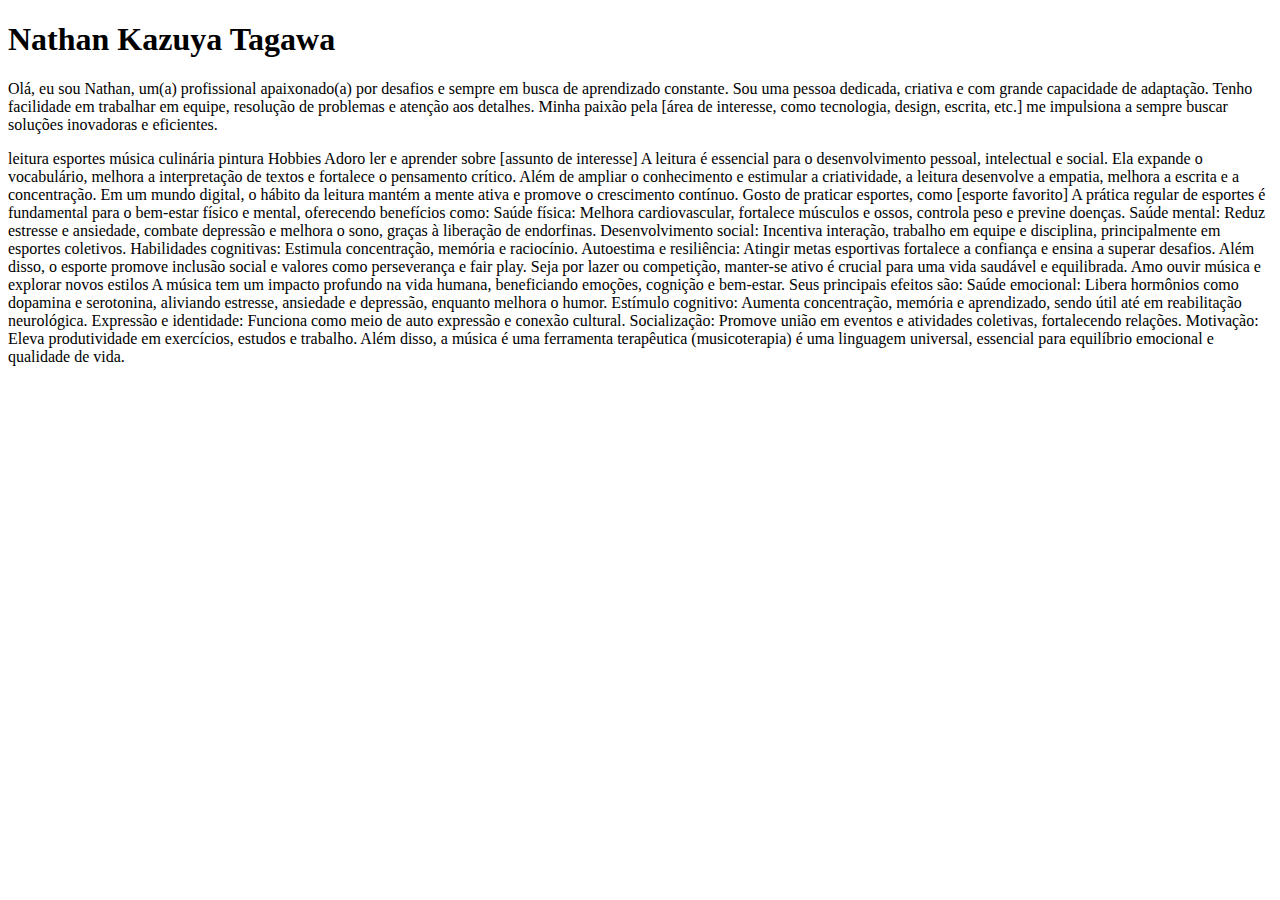
<file: index.HTML>
<!DOCTYPE html>
<html lang="pt-br">
<head>
    <meta charset="UTF-8">
    <meta http-equiv="X-UA-Compatible" content="IE=edge">
    <meta name="viewport" content="width=device-width, initial-scale=1.0">
    <title>portifolio de Nathanzin</title>
</head>
<body>
    <h1>Nathan Kazuya Tagawa</h1>
<p>Olá, eu sou Nathan, um(a) profissional apaixonado(a) por desafios e sempre em busca de aprendizado constante.
Sou uma pessoa dedicada, criativa e com grande capacidade de adaptação. Tenho facilidade em trabalhar em equipe, resolução de problemas e atenção aos detalhes. Minha paixão pela [área de interesse, como tecnologia, design, escrita, etc.] me impulsiona a sempre buscar soluções inovadoras e eficientes.</p>
leitura
esportes
música
culinária
pintura
Hobbies
Adoro ler e aprender sobre [assunto de interesse]
A leitura é essencial para o desenvolvimento pessoal, intelectual e social. Ela expande o vocabulário, melhora a interpretação de textos e fortalece o pensamento crítico. Além de ampliar o conhecimento e estimular a criatividade, a leitura desenvolve a empatia, melhora a escrita e a concentração. Em um mundo digital, o hábito da leitura mantém a mente ativa e promove o crescimento contínuo. 


Gosto de praticar esportes, como [esporte favorito]
A prática regular de esportes é fundamental para o bem-estar físico e mental, oferecendo benefícios como:
Saúde física: Melhora cardiovascular, fortalece músculos e ossos, controla peso e previne doenças.
Saúde mental: Reduz estresse e ansiedade, combate depressão e melhora o sono, graças à liberação de endorfinas.
Desenvolvimento social: Incentiva interação, trabalho em equipe e disciplina, principalmente em esportes coletivos.
Habilidades cognitivas: Estimula concentração, memória e raciocínio.
Autoestima e resiliência: Atingir metas esportivas fortalece a confiança e ensina a superar desafios.
Além disso, o esporte promove inclusão social e valores como perseverança e fair play. Seja por lazer ou competição, manter-se ativo é crucial para uma vida saudável e equilibrada.

Amo ouvir música e explorar novos estilos
A música tem um impacto profundo na vida humana, beneficiando emoções, cognição e bem-estar. Seus principais efeitos são:
Saúde emocional: Libera hormônios como dopamina e serotonina, aliviando estresse, ansiedade e depressão, enquanto melhora o humor.
Estímulo cognitivo: Aumenta concentração, memória e aprendizado, sendo útil até em reabilitação neurológica.
Expressão e identidade: Funciona como meio de auto expressão e conexão cultural.
Socialização: Promove união em eventos e atividades coletivas, fortalecendo relações.
Motivação: Eleva produtividade em exercícios, estudos e trabalho.
Além disso, a música é uma ferramenta terapêutica (musicoterapia) é uma linguagem universal, essencial para equilíbrio emocional e qualidade de vida.


</body>
</html>
</file>
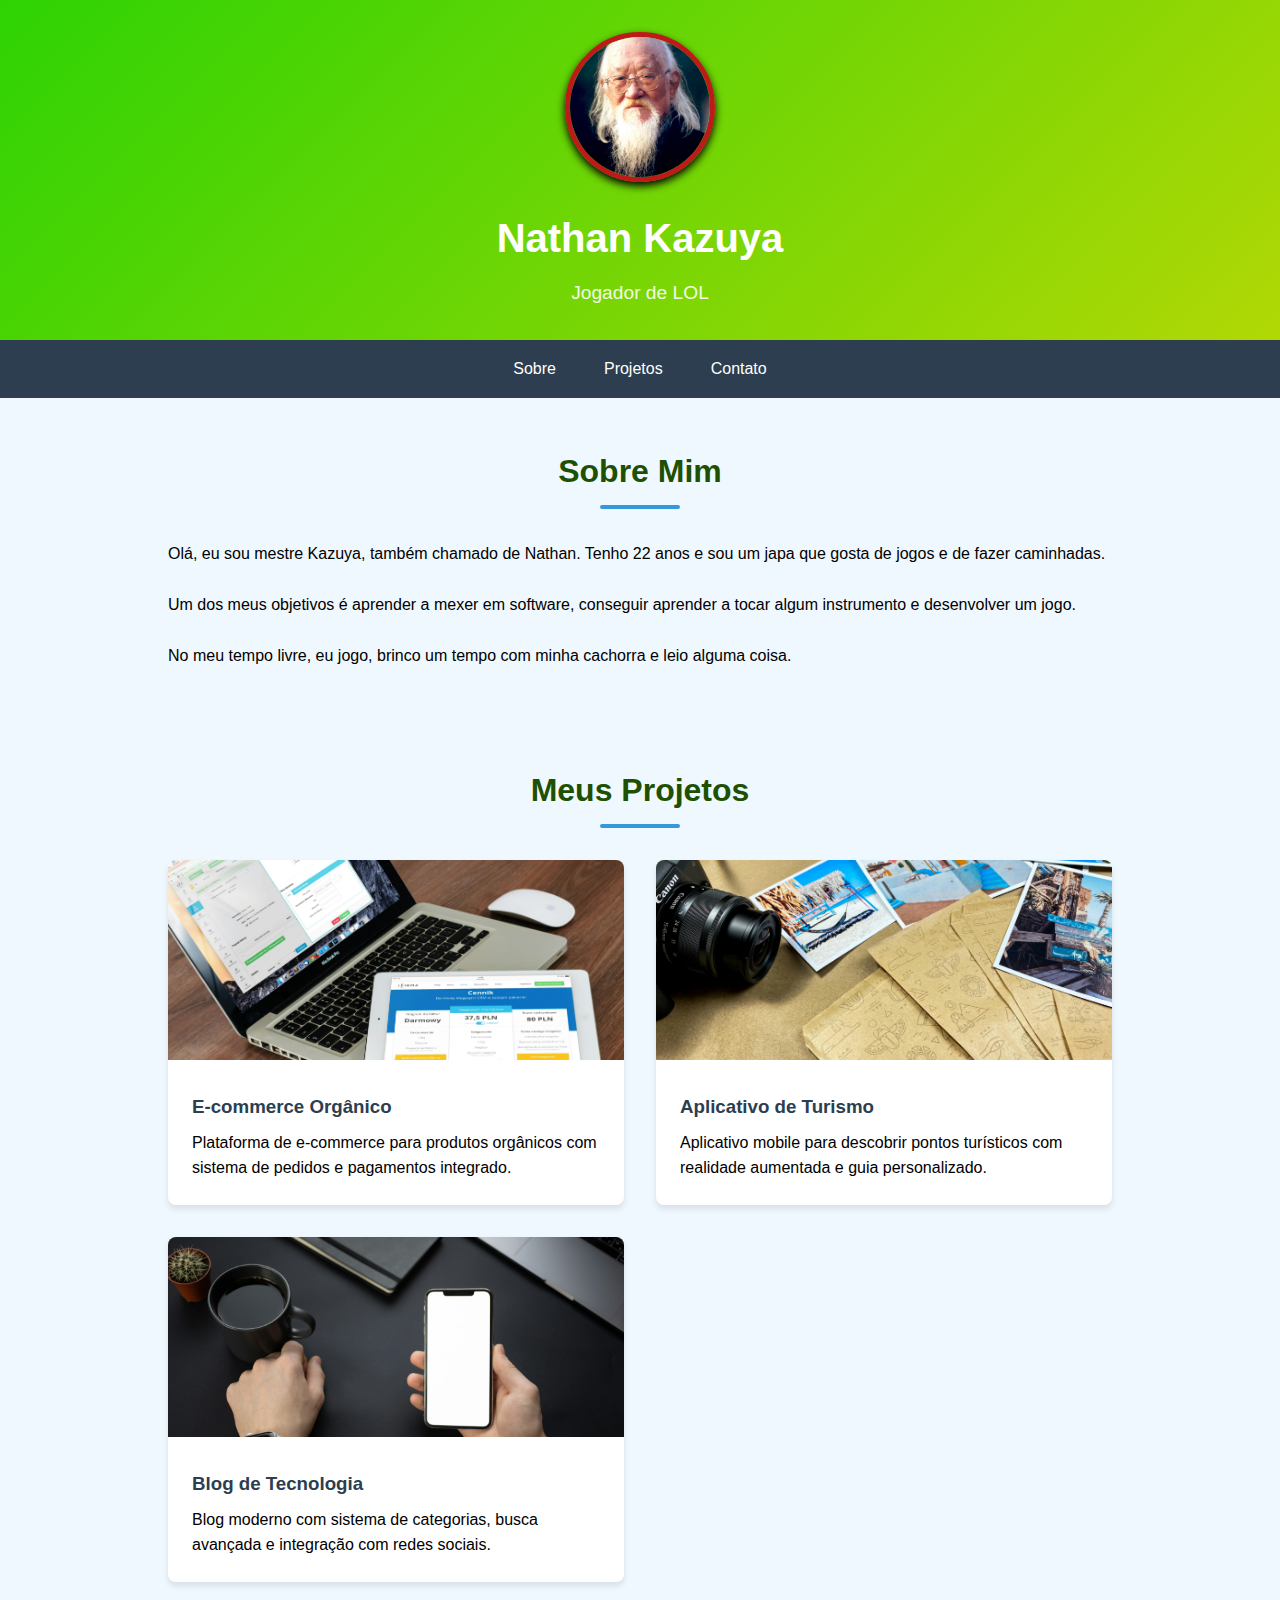
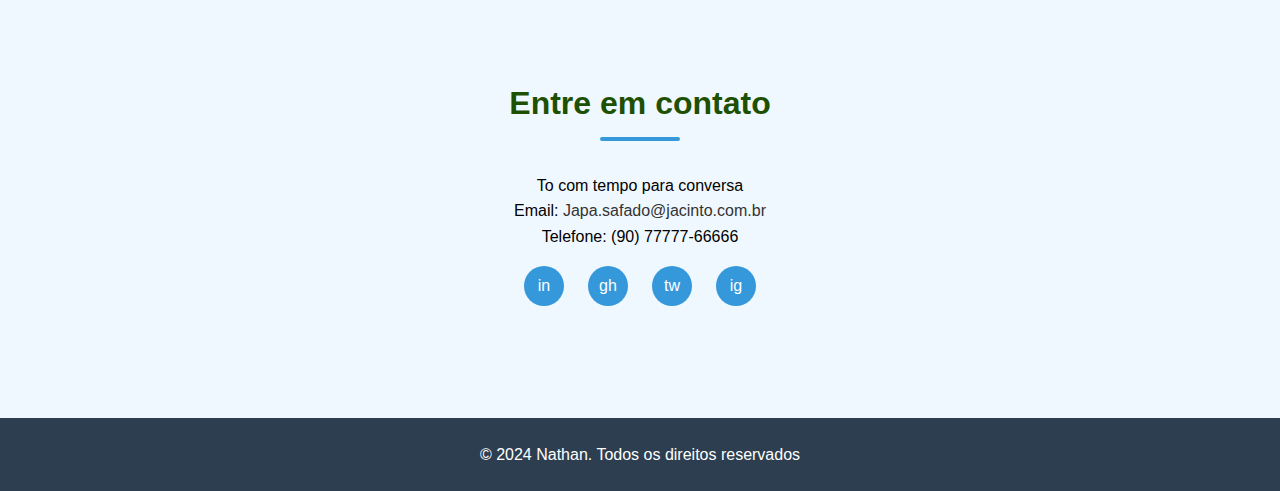
<file: index.html>
<!DOCTYPE html>
<html lang="pt-br">

<head>
    <meta charset="UTF-8"> 
    <meta name="viewport" content="width=device-width, initial-scale=1.0">
    <link rel="stylesheet" href="style.css">
    <title>Meu portifólio</title>
</head>

<body>
    <header>
        <div class="header-content">
           <img src="Chingue.jpg" alt="Foto de perfil" class="profile-img">
           <h1>Nathan Kazuya</h1>
           <p>Jogador de LOL</p> 
        </div>
    </header>

    <nav>
        <ul>
            <li><a href="#sobre">Sobre</a></li>
            <li><a href="#projetos">Projetos</a></li>
            <li><a href="#contato">Contato</a></li>
        </ul>
    </nav>
 
    <!-- segunda parte do site -->

    <section id="sobre">
        <h2>Sobre Mim</h2>
        <div class="about-content">
            <div class="about-text">
                <p>Olá, eu sou mestre Kazuya, também chamado de Nathan. Tenho 22 anos e sou um japa que gosta de jogos e de fazer caminhadas.</p>
                <br>
                <p>Um dos meus objetivos é aprender a mexer em software, conseguir aprender a tocar algum instrumento e desenvolver um jogo.</p>
                <br>
                <p>No meu tempo livre, eu jogo, brinco um tempo com minha cachorra e leio alguma coisa.</p>
            </div>
        </div>
    </section>

    <section id="projetos">
        <h2>Meus Projetos</h2>
        <div class="projects-grid">
            <div class="project-card">
        <img src="e-commerce.jpg" alt="Projeto 1" class="project-img">
                <div class="project-info">
                    <h3>E-commerce Orgânico</h3>
                    <p>Plataforma de e-commerce para produtos orgânicos com sistema de pedidos e pagamentos integrado.</p>
                </div>
            </div>

            <div class="project-card">
                <img src="turismo.jpg" alt="Projeto 2" class="project-img">
                <div class="project-info">
                    <h3>Aplicativo de Turismo</h3>
                    <p>Aplicativo mobile para descobrir pontos turísticos com realidade aumentada e guia personalizado.</p>
                </div>
            </div>

            <div class="project-card">
                <img src="blog.jpg" alt="Projeto 3" class="project-img">
                <div class="project-info">
                    <h3>Blog de Tecnologia</h3>
                    <p>Blog moderno com sistema de categorias, busca avançada e integração com redes sociais.</p>
                </div>
            </div>
        </div>
    </section>
  <section id="contato">
    <h2>Entre em contato</h2>
    <div class="contact-info">
    <p>To com tempo para conversa</p>
     <p>Email: <a href="Japa.safado@jacinto.com.br">Japa.safado@jacinto.com.br</a></p>
    <p>Telefone: (90) 77777-66666</p>
    <div class="social-links">
       <a href="#" Ziq-92="LinkedIn">in</a> 
        <a href="#" Ziq-92="GitHub">gh</a>
        <a href="#" Ziq-92="Twitter">tw</a>
        <a href="#" Ziq-92="Instagram">ig</a>
    </div>
    </div>
  </section>

  <footer>
    <p>&copy; 2024 Nathan. Todos os direitos reservados</p>
  </footer>

</body>
</html>
</file>
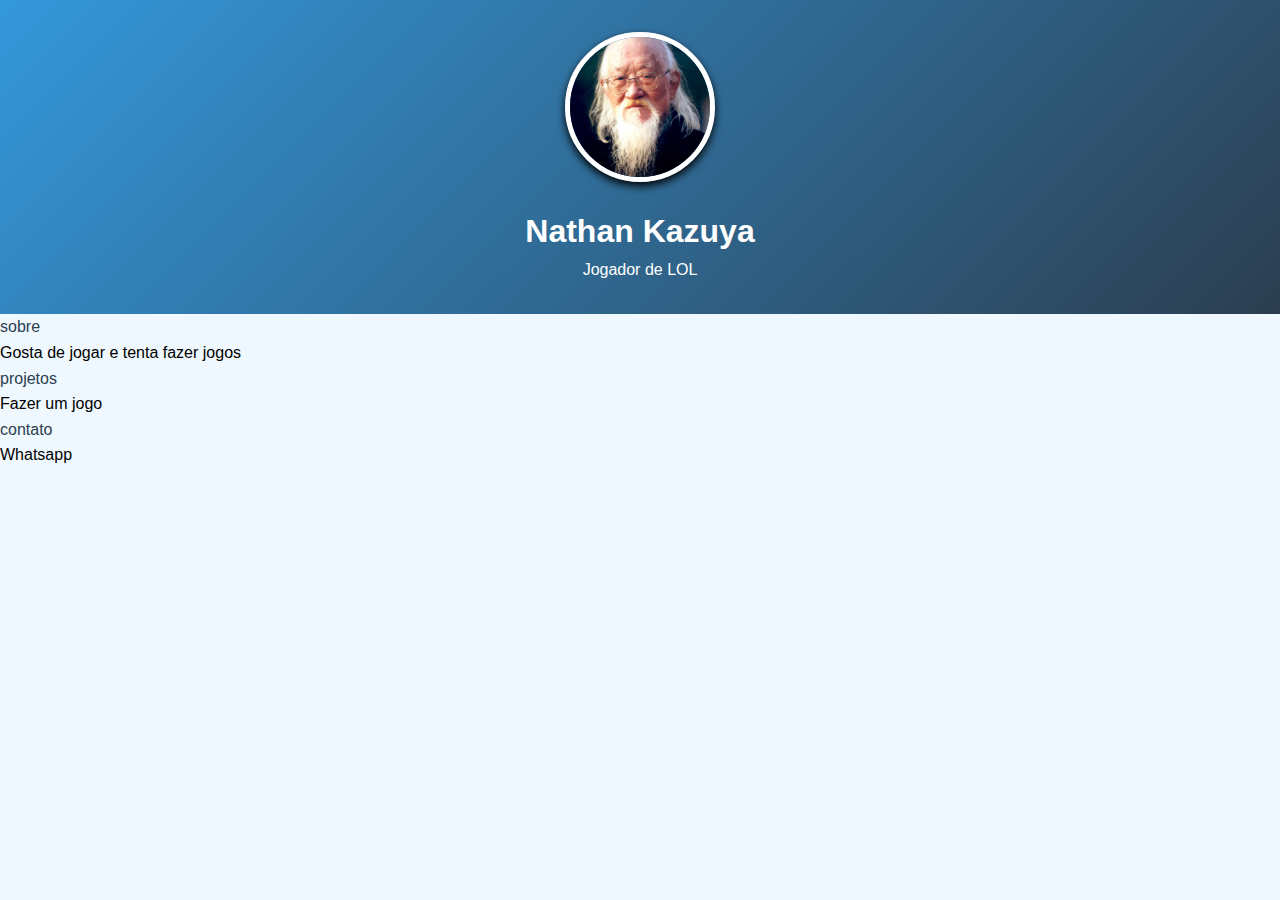
<file: 09/index.html>
<!DOCTYPE html>
<html lang="pt-br">

<head>
    <meta charset="UTF-8"> 
    <meta name="viewport"content="width=device-width, inicial-scale=1.0">
    <link rel="stylesheet" href="style.css">
    <title>Meu portifólio</title>
</head>

<body>
    <header>
        <div class="header-content">
           <img src="Chingue.jpg" alt="Foto de perfil" class="profile-img">
           <h1>Nathan Kazuya</h1>
           <p>Jogador de LOL</p> 
        </div>
    </header>

    <nav>
     <u1>
        <li><a href="#sobre">sobre</a></li>
        <li>Gosta de jogar e tenta fazer jogos</li>
        <li><a href="#projetos">projetos</a></li>
        <li>Fazer um jogo</li>
        <li><a href="#contato">contato</a></li>
        <li>Whatsapp</li>
     </u1>
    </nav>

</body>
</html>
</file>
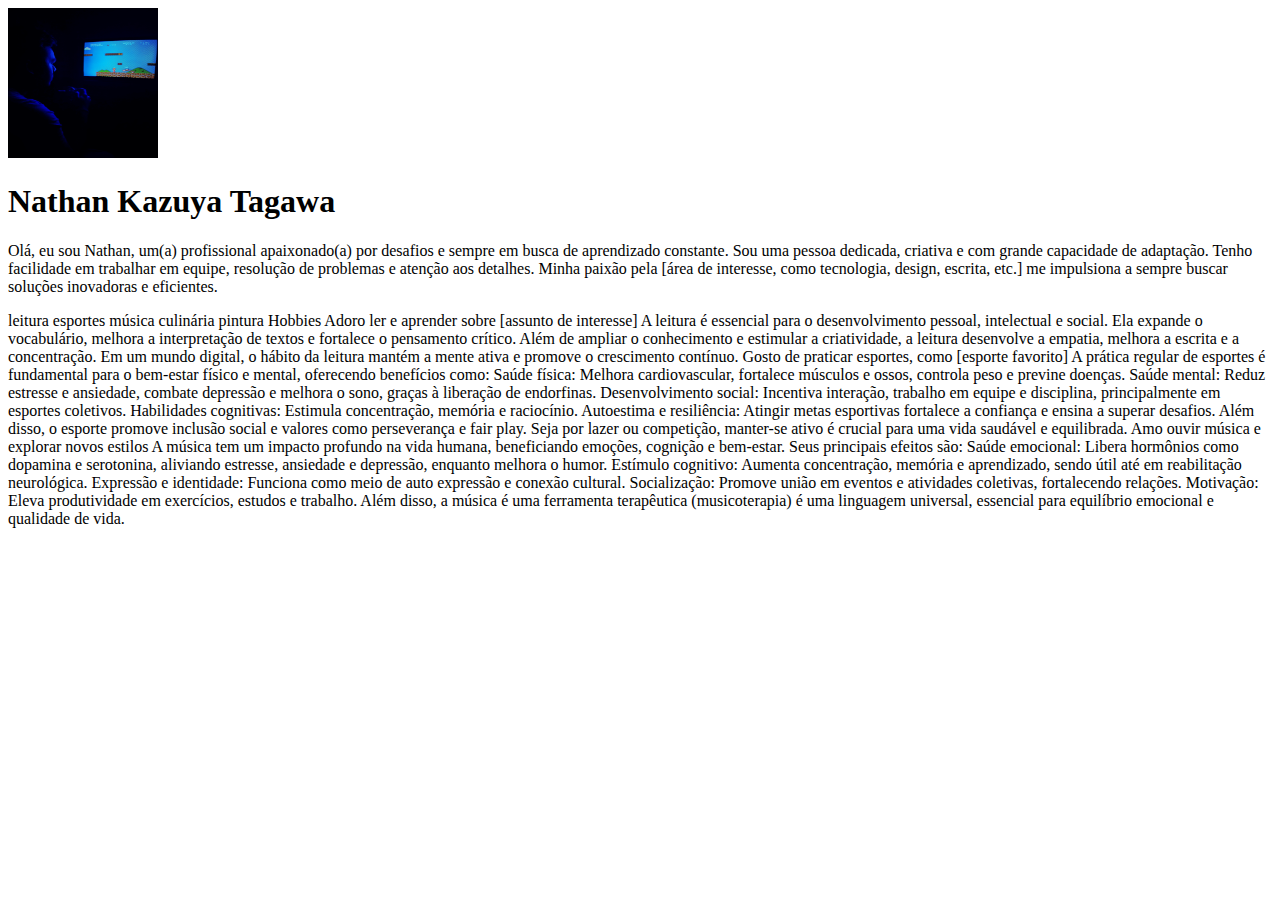
<file: Portifolio-main/index.HTML>
<!DOCTYPE html>
<html lang="pt-br">
<head>
    <meta charset="UTF-8">
    <meta http-equiv="X-UA-Compatible" content="IE=edge">
    <meta name="viewport" content="width=device-width, initial-scale=1.0">
    <title>portifolio de Nathanzin</title>
</head>
<body>

    <img src="img/Nathan gamer.jpg" alt=""width="150" height="150">
    <h1>Nathan Kazuya Tagawa</h1>
<p>Olá, eu sou Nathan, um(a) profissional apaixonado(a) por desafios e sempre em busca de aprendizado constante.
Sou uma pessoa dedicada, criativa e com grande capacidade de adaptação. Tenho facilidade em trabalhar em equipe, resolução de problemas e atenção aos detalhes. Minha paixão pela [área de interesse, como tecnologia, design, escrita, etc.] me impulsiona a sempre buscar soluções inovadoras e eficientes.</p>
leitura
esportes
música
culinária
pintura
Hobbies
Adoro ler e aprender sobre [assunto de interesse]
A leitura é essencial para o desenvolvimento pessoal, intelectual e social. Ela expande o vocabulário, melhora a interpretação de textos e fortalece o pensamento crítico. Além de ampliar o conhecimento e estimular a criatividade, a leitura desenvolve a empatia, melhora a escrita e a concentração. Em um mundo digital, o hábito da leitura mantém a mente ativa e promove o crescimento contínuo. 


Gosto de praticar esportes, como [esporte favorito]
A prática regular de esportes é fundamental para o bem-estar físico e mental, oferecendo benefícios como:
Saúde física: Melhora cardiovascular, fortalece músculos e ossos, controla peso e previne doenças.
Saúde mental: Reduz estresse e ansiedade, combate depressão e melhora o sono, graças à liberação de endorfinas.
Desenvolvimento social: Incentiva interação, trabalho em equipe e disciplina, principalmente em esportes coletivos.
Habilidades cognitivas: Estimula concentração, memória e raciocínio.
Autoestima e resiliência: Atingir metas esportivas fortalece a confiança e ensina a superar desafios.
Além disso, o esporte promove inclusão social e valores como perseverança e fair play. Seja por lazer ou competição, manter-se ativo é crucial para uma vida saudável e equilibrada.

Amo ouvir música e explorar novos estilos
A música tem um impacto profundo na vida humana, beneficiando emoções, cognição e bem-estar. Seus principais efeitos são:
Saúde emocional: Libera hormônios como dopamina e serotonina, aliviando estresse, ansiedade e depressão, enquanto melhora o humor.
Estímulo cognitivo: Aumenta concentração, memória e aprendizado, sendo útil até em reabilitação neurológica.
Expressão e identidade: Funciona como meio de auto expressão e conexão cultural.
Socialização: Promove união em eventos e atividades coletivas, fortalecendo relações.
Motivação: Eleva produtividade em exercícios, estudos e trabalho.
Além disso, a música é uma ferramenta terapêutica (musicoterapia) é uma linguagem universal, essencial para equilíbrio emocional e qualidade de vida.


</body>
</html>
</file>
<file: 09/style.css>
* {
    margin: 0;
    padding: 0;
    box-sizing: border-box;
    font-family: 'Segoe UI', Tahoma, Geneva, Verdana, sans-serif;
}

body {
    background-color: aliceblue;
    color: black;
    line-height: 1.6;
}

a {text-decoration: none;
    color: #2c3e50;
}

header {
    background: linear-gradient(135deg, #3498db, #2c3e50);
    color: white;
    text-align: center;
    padding: 2rem 0;
    position: relative;
}

.profile-img {
    width: 150px;
    height: 150px;
    border-radius: 50%;
    object-fit: cover;
    border: 5px solid white;
    margin-bottom: 1rem;
    box-shadow: 0 4px 8px rgba(0, 0, 0, 2);
}
</file>
<file: style.css>
/* Reset e estilos gerais */
*  {
    margin: 0;
    padding: 0;
    box-sizing: border-box;
    font-family: 'Segoe UI', Tahoma, Geneva, Verdana, sans-serif;
}


body {
    background-color: aliceblue;
    color: #000000;
    line-height: 1.6;
}

a {
    text-decoration: none;
    color: #333;
}

/* Cabeçalho */
header {
    background: linear-gradient(135deg, #2ed304, #b1d805);
    color: white;
    text-align: center;
    padding: 2rem 0;
    position: relative;
}

.profile-img {
    width: 150px;
    height: 150px;
    border-radius: 50%;
    object-fit: cover;
    border: 5px solid rgb(189, 26, 26);
    margin-bottom: 1rem;
    box-shadow: 0 4px 8px rgba(0, 0, 0, 2);
}


 /* segunda parte do site */


 .header-content h1 {
    font-size: 2.5rem;
    margin-bottom: 0.5rem;
 }

 .header-content p {
    font-size: 1.2rem;
    opacity: 0.9;
 }

 /* Navegação */
 nav {
    background-color: #2c3e50;
    padding: 1rem 0;
    position: sticky;
    top: 0;
    z-index: 100;
 }

 nav ul {
    display: flex;
    justify-content: center;
    list-style: none;
 }

 nav ul li {
    margin: 0 1.5rem;
 }

 nav ul li a {
    color: rgb(255, 255, 255);
    font-weight: 500;
    transition: color 0.3s;
 }

 nav ul li a:hover {
    color: #53d320;
 }


 /*Seções */
 section {
    padding: 3rem 10%;
    max-width: 1200px;
    margin: 0 auto;
 }

 section h2 {
    text-align: center;
    margin-bottom: 2rem;
    font-size: 2rem;
    color: #1e5001;
    position: relative;

}

section h2::after {
   content: '';
   display: block;
   width: 80px;
   height: 4px;
   background: #3498db;
   margin: 0.5rem auto;
   border-radius: 2px;
}

/* Sobre Mim */
.about-content {
   display: flex;
   align-items: center;
   gap: 2rem;
   flex-wrap: wrap;
}

.about-text {
   flex: 1;
   min-width: 300px;
}

/* Projetos */
.projects-grid {
  display: grid;
  grid-template-columns: repeat(auto-fill, minmax(300px, 1fr));
  gap: 2rem;
}

.project-card {
  background: white;
  border-radius: 8px;
  overflow: hidden;
  box-shadow: 0 4px 6px rgba(0, 0, 0, 0.1);
  transition: transform 0.3s, box-shadow 0.3s;
}

.project-card:hover {
  transform: translateY(-5px);
  box-shadow: 0 10px 20px rgba(0, 0, 0, 0.1);
}

.project-img {
  width: 100%;
  height: 200px;
  object-fit: cover;
}

.project-info {
  padding: 1.5rem;
}

.project-info h3 {
  margin-bottom: 0.5rem;
  color: #2c3e50;
}


 section h2::after {
    content: '';
    display: block;
    width: 80px;
    height: 4px;
    background: #3498db;
    margin: 0.5rem auto;
    border-radius: 2px;
 }

 /* Sobre Mim */
 .about-content {
    display: flex;
    align-items: center;
    gap: 2rem;
    flex-wrap: wrap;
 }

 .about-text {
    flex: 1;
    min-width: 300px;
 }

 /* Contato */
 .contact-info {
   text-align: center;
   margin-bottom: 2rem;
 }

 .social-links {
   display: flex;
   justify-content: center;
   gap: 1.5rem;
   margin-top: 1rem;
 }

 .social-links a {
   display: inline-block;
   width: 40px;
   height: 40px;
   background: #3498db;
   color: white;
   border-radius: 50%;
   text-align: center;
   line-height: 40px;
   transition: background 0.3s;
 }

 .social-links a:hover {
   background: #2c3e50;
 }

 /* Rodapé */
 footer {
   background: #2c3e50;
   color: white;
   text-align: center;
   padding: 1.5rem 0;
   margin-top: 2rem;
 }

 /* Responsividade */
 @media (max-width: 768px) {
   nav ul {
      flex-direction: column;
      align-items: center;
   }

   nav ul li {
      margin: 0.5rem 0;
   }

   section {
      padding: 2rem 5%;
   }
 }
</file>
